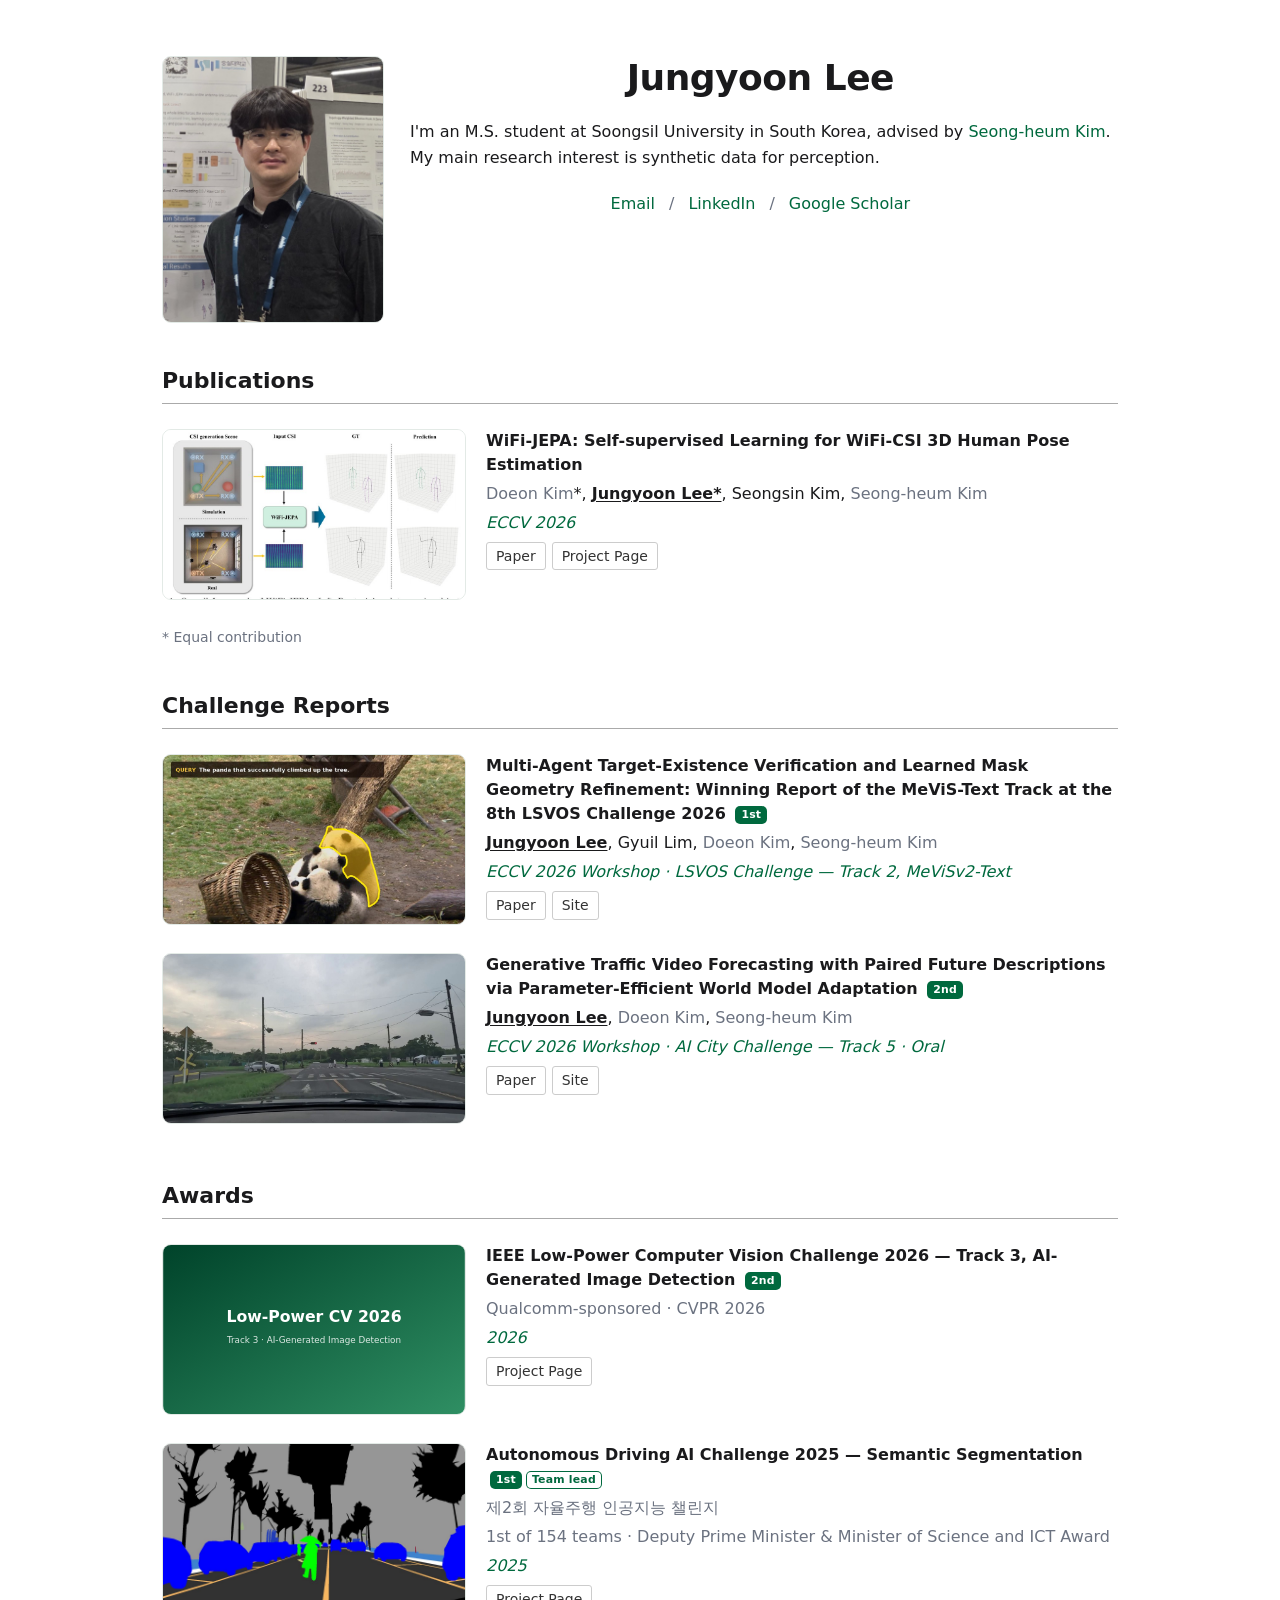
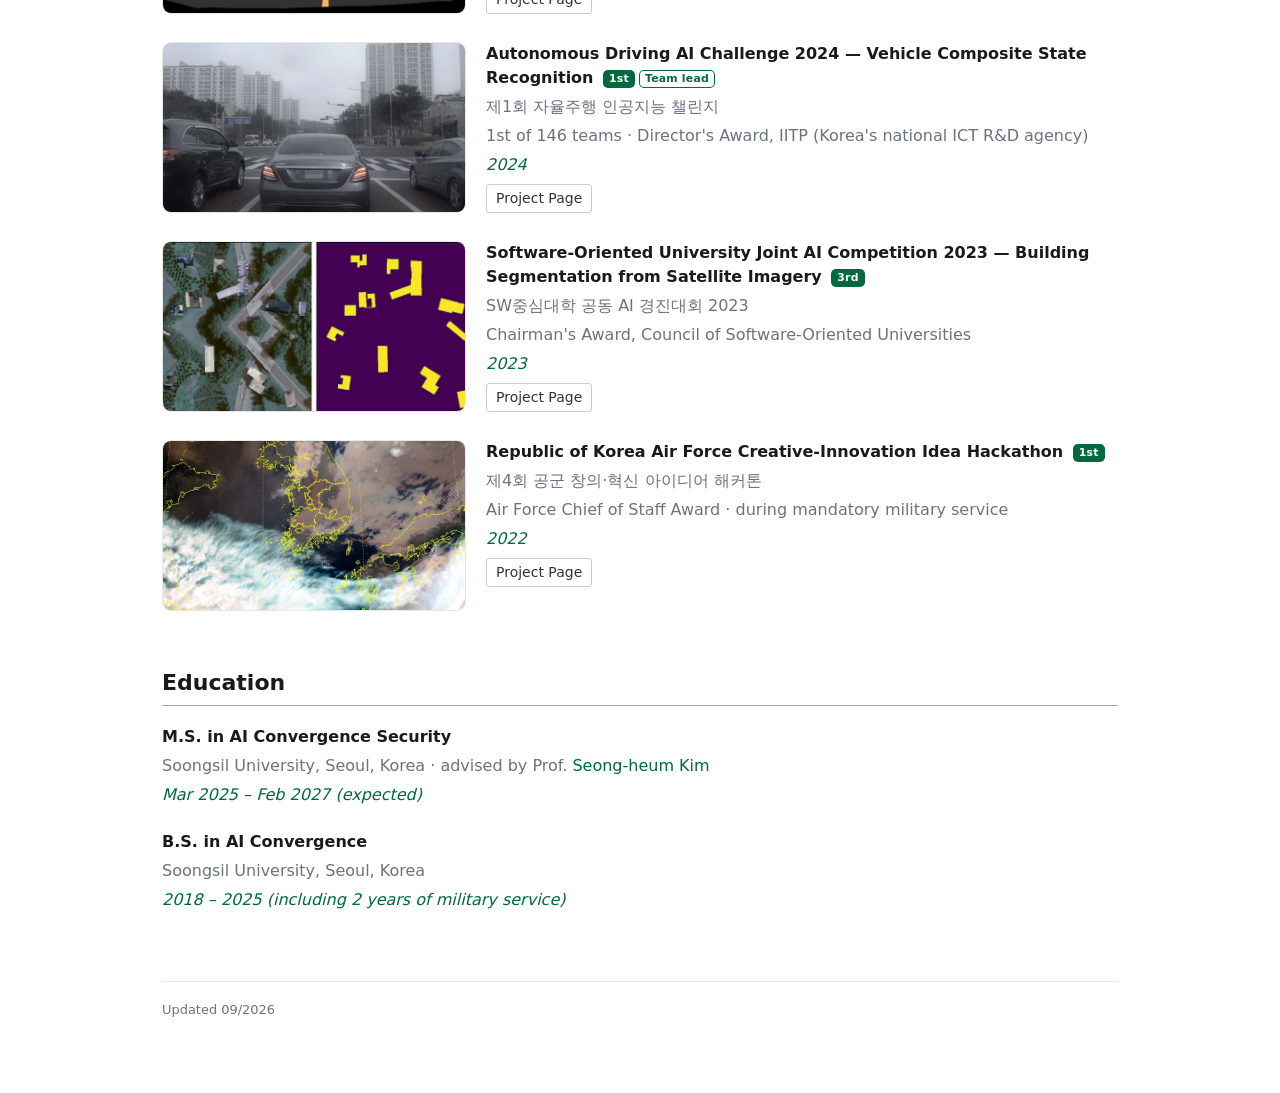
<file: index.html>
<!doctype html>
<html lang="en">
<head>
<meta charset="utf-8">
<meta name="viewport" content="width=device-width, initial-scale=1">
<meta name="color-scheme" content="light">
<title>Jungyoon Lee | M.S. Student</title>
<meta name="description" content="Jungyoon Lee — synthetic data for perception.">
<link rel="stylesheet" href="style.css?v=20261002-egg3">
<!-- <script type="importmap">{ "imports": { "three": "./assets/three.module.min.js" } }</script> -->
</head>
<body>
<main class="wrap">

  <!-- <section class="stage" aria-label="A flat-earth dome, for fun"><div id="scene3d"></div></section> -->

  <header class="hero">
    <span class="avatar-wrap">
      <img class="avatar" src="assets/photo-poster.jpeg?v=3" alt="Jungyoon Lee presenting the WiFi-JEPA poster" draggable="false">
        <span class="blink-layer" aria-hidden="true"><img class="blink" src="assets/photo-poster-blink.webp?v=1" alt="" draggable="false"></span>
    </span>
    <div>
      <h1>Jungyoon Lee</h1>
      <p class="tagline">I'm an M.S. student at Soongsil University in South Korea, advised by <a href="https://scholar.google.com/citations?user=Hw6lYIcAAAAJ" target="_blank" rel="noopener">Seong-heum Kim</a>.<br>My main research interest is synthetic data for perception.</p>
      <nav class="links">
        <a href="mailto:jungyoon@soongsil.ac.kr">Email</a><span class="sep">/</span>
        <a href="https://www.linkedin.com/in/aguirmon/" target="_blank" rel="noopener">LinkedIn</a><span class="sep">/</span>
        <a href="https://scholar.google.com/citations?user=HwdihcsAAAAJ" target="_blank" rel="noopener">Google Scholar</a>
      </nav>
    </div>
    <a id="egg" href="egg" hidden></a>
  </header>


  <!-- ===== PUBLICATIONS ===== -->
  <section class="section">
    <h2 class="label">Publications</h2>

    <article class="card">
      <span class="thumbwrap"><img class="thumb" src="assets/thumb-wifijepa.jpg" alt="WiFi-JEPA — simulated and real CSI to 3D pose"></span>
      <div class="body">
        <p class="ttl">WiFi-JEPA: Self-supervised Learning for WiFi-CSI 3D Human Pose Estimation</p>
        <p class="auth authors"><a href="https://kimdoeon.github.io/" target="_blank" rel="noopener">Doeon Kim</a>*, <span class="me">Jungyoon Lee*</span>, Seongsin Kim, <a href="https://scholar.google.com/citations?user=Hw6lYIcAAAAJ" target="_blank" rel="noopener">Seong-heum Kim</a></p>
        <p class="venue">ECCV 2026</p>
        <p class="clinks"><a href="https://arxiv.org/abs/2607.11064" target="_blank" rel="noopener">Paper</a><a href="https://wifi-jepa.github.io/" target="_blank" rel="noopener">Project Page</a></p>
      </div>
    </article>

    <p class="footnote">* Equal contribution</p>
  </section>

  <!-- ===== CHALLENGE REPORTS ===== -->
  <section class="section">
    <h2 class="label">Challenge Reports</h2>

    <article class="card">
      <span class="thumbwrap"><video class="thumb" src="assets/thumb-lsvos.mp4" poster="assets/thumb-lsvos.jpg" autoplay muted loop playsinline preload="none" tabindex="-1" aria-label="A MeViS referring expression with the panda it names masked"></video></span>
      <div class="body">
        <p class="ttl">Multi-Agent Target-Existence Verification and Learned Mask Geometry Refinement: Winning Report of the MeViS-Text Track at the 8th LSVOS Challenge 2026 <span class="badge">1st</span></p>
        <p class="auth authors"><span class="me">Jungyoon Lee</span>, Gyuil Lim, <a href="https://kimdoeon.github.io/" target="_blank" rel="noopener">Doeon Kim</a>, <a href="https://scholar.google.com/citations?user=Hw6lYIcAAAAJ" target="_blank" rel="noopener">Seong-heum Kim</a></p>
        <p class="venue">ECCV 2026 Workshop · LSVOS Challenge — Track 2, MeViSv2-Text</p>
        <p class="clinks"><a href="https://arxiv.org/abs/2608.11458" target="_blank" rel="noopener">Paper</a><a href="https://lsvos.github.io/" target="_blank" rel="noopener">Site</a></p>
      </div>
    </article>

    <article class="card">
      <span class="thumbwrap"><video class="thumb" src="assets/thumb-aicity.mp4" poster="assets/thumb-aicity.jpg" autoplay muted loop playsinline preload="none" tabindex="-1" aria-label="Generated future traffic frames"></video></span>
      <div class="body">
        <p class="ttl">Generative Traffic Video Forecasting with Paired Future Descriptions via Parameter-Efficient World Model Adaptation <span class="badge">2nd</span></p>
        <p class="auth authors"><span class="me">Jungyoon Lee</span>, <a href="https://kimdoeon.github.io/" target="_blank" rel="noopener">Doeon Kim</a>, <a href="https://scholar.google.com/citations?user=Hw6lYIcAAAAJ" target="_blank" rel="noopener">Seong-heum Kim</a></p>
        <p class="venue">ECCV 2026 Workshop · AI City Challenge — Track 5 · Oral</p>
        <p class="clinks"><!-- 논문 공개되면 아래 href 만 arXiv 주소로 교체 --><a href="https://github.com/jungyoon-lee/aicity2026-track5" target="_blank" rel="noopener">Paper</a><a href="https://www.aicitychallenge.org/" target="_blank" rel="noopener">Site</a></p>
      </div>
    </article>
  </section>

  <!-- ===== AWARDS ===== -->
  <section class="section">
    <h2 class="label">Awards</h2>

    <article class="card">
      <span class="thumbwrap"><img class="thumb" src="assets/thumb-lpcvc.svg" alt="Low-Power Computer Vision Challenge 2026"></span>
      <div class="body">
        <p class="ttl">IEEE Low-Power Computer Vision Challenge 2026 — Track 3, AI-Generated Image Detection <span class="badge">2nd</span></p>
        <p class="auth">Qualcomm-sponsored · CVPR 2026</p>
        <p class="venue">2026</p>
        <p class="clinks"><a href="https://github.com/LPCV-SSUPER-POWER/Track3-AI-Generated-Images-Detection" target="_blank" rel="noopener">Project Page</a></p>
      </div>
    </article>

    <article class="card">
      <span class="thumbwrap"><img class="thumb" src="assets/thumb-seg2025.jpg" alt="Semantic segmentation output on a road scene"></span>
      <div class="body">
        <p class="ttl">Autonomous Driving AI Challenge 2025 — Semantic Segmentation <span class="badge">1st</span><span class="badge lead">Team lead</span></p>
        <p class="ko" lang="ko">제2회 자율주행 인공지능 챌린지</p>
        <p class="auth">1st of 154 teams · Deputy Prime Minister &amp; Minister of Science and ICT Award</p>
        <p class="venue">2025</p>
        <p class="clinks"><a href="awards/ad-challenge-2025.html">Project Page</a></p>
      </div>
    </article>

    <article class="card">
      <span class="thumbwrap"><video class="thumb" src="assets/thumb-od2024.mp4" poster="assets/thumb-od2024.jpg" autoplay muted loop playsinline preload="none" tabindex="-1" aria-label="Three vehicles with their taillight states highlighted"></video></span>
      <div class="body">
        <p class="ttl">Autonomous Driving AI Challenge 2024 — Vehicle Composite State Recognition <span class="badge">1st</span><span class="badge lead">Team lead</span></p>
        <p class="ko" lang="ko">제1회 자율주행 인공지능 챌린지</p>
        <p class="auth">1st of 146 teams · Director&#39;s Award, IITP (Korea&#39;s national ICT R&amp;D agency)</p>
        <p class="venue">2024</p>
        <p class="clinks"><a href="awards/ad-challenge-2024.html">Project Page</a></p>
      </div>
    </article>

    <article class="card">
      <span class="thumbwrap"><img class="thumb" src="assets/thumb-sw2023.jpg" alt="Satellite image and its building-area mask"></span>
      <div class="body">
        <p class="ttl">Software-Oriented University Joint AI Competition 2023 — Building Segmentation from Satellite Imagery <span class="badge">3rd</span></p>
        <p class="ko" lang="ko">SW중심대학 공동 AI 경진대회 2023</p>
        <p class="auth">Chairman&#39;s Award, Council of Software-Oriented Universities</p>
        <p class="venue">2023</p>
        <p class="clinks"><a href="awards/sw-competition-2023.html">Project Page</a></p>
      </div>
    </article>

    <article class="card">
      <span class="thumbwrap"><img class="thumb" src="assets/thumb-airforce.jpg" alt="GK2A satellite composite over the Korean peninsula"></span>
      <div class="body">
        <p class="ttl">Republic of Korea Air Force Creative-Innovation Idea Hackathon <span class="badge">1st</span></p>
        <p class="ko" lang="ko">제4회 공군 창의·혁신 아이디어 해커톤</p>
        <p class="auth">Air Force Chief of Staff Award · during mandatory military service</p>
        <p class="venue">2022</p>
        <p class="clinks"><a href="awards/airforce-2022.html">Project Page</a></p>
      </div>
    </article>
  </section>

  <!-- ===== EDUCATION ===== -->
  <section class="section">
    <h2 class="label">Education</h2>

    <article class="card flat">
      <div class="body">
        <p class="ttl">M.S. in AI Convergence Security</p>
        <p class="auth">Soongsil University, Seoul, Korea · advised by Prof. <a href="https://scholar.google.com/citations?user=Hw6lYIcAAAAJ" target="_blank" rel="noopener">Seong-heum Kim</a></p>
        <p class="venue">Mar 2025 – Feb 2027 (expected)</p>
      </div>
    </article>

    <article class="card flat">
      <div class="body">
        <p class="ttl">B.S. in AI Convergence</p>
        <p class="auth">Soongsil University, Seoul, Korea</p>
        <p class="venue">2018 – 2025 (including 2 years of military service)</p>
      </div>
    </article>
  </section>

  <footer>
    <span>Updated 09/2026</span>
  </footer>

</main>

<script>
  // Blink: the closed-eye frame is the same photo with only the eyes swapped,
  // so this is a hard cut, not a fade — a real blink has no dissolve.
  (function () {
    var b = document.querySelector('.hero .blink');
    if (!b) return;
    try { if (matchMedia('(prefers-reduced-motion: reduce)').matches) return; } catch (e) {}

    function shut(ms) {
      b.classList.add('on');
      setTimeout(function () { b.classList.remove('on'); }, ms);
    }
    function next() { setTimeout(run, 2900 + Math.random() * 1400); }   // ~3-4.3 s, resting human rate
    function run() {
      if (!b.complete || !b.naturalWidth) return next();   // frame not loaded yet
      shut(130);
      if (Math.random() < 0.22) setTimeout(function () { shut(110); }, 300);  // occasional double
      next();
    }
    next();
  })();
</script>

<script>
  // keep the thumbnail clips looping: browsers stop muted autoplay off-screen
  // or after a tab switch and do not resume on their own
  (function () {
    var vids = [].slice.call(document.querySelectorAll('video.thumb'));
    if (!vids.length) return;
    function play(v) { var p = v.play(); if (p && p.catch) p.catch(function () {}); }

    if (window.IntersectionObserver) {
      var io = new IntersectionObserver(function (es) {
        es.forEach(function (e) {
          if (e.isIntersecting) { e.target.dataset.vis = '1'; play(e.target); }
          else { e.target.dataset.vis = ''; e.target.pause(); }
        });
      }, { threshold: 0.15 });
      vids.forEach(function (v) { io.observe(v); });
    } else {
      vids.forEach(play);
    }

    vids.forEach(function (v) {
      v.addEventListener('ended', function () { v.currentTime = 0; play(v); });
      v.addEventListener('pause', function () {
        setTimeout(function () { if (v.dataset.vis && v.paused) play(v); }, 250);
      });
    });

    document.addEventListener('visibilitychange', function () {
      if (document.visibilityState === 'visible') {
        vids.forEach(function (v) { if (v.dataset.vis) play(v); });
      }
    });
  })();
</script>
<!-- <script type="module" src="assets/flat-earth.js"></script> -->
<script>
  // Easter egg: clicking, right-clicking or dragging the photo opens /egg.
  // Navigation goes through a real same-site link so the visit beacon treats it as one session.
  (function () {
    var egg = document.getElementById('egg');
    var w = document.querySelector('.hero .avatar-wrap');
    if (!egg || !w) return;
    var gone = false;
    function go() { if (gone) return; gone = true; egg.click(); setTimeout(function () { gone = false; }, 1500); }
    w.addEventListener('click', go);
    w.addEventListener('contextmenu', function (e) { e.preventDefault(); go(); });   // right-click
    w.addEventListener('dragstart', function (e) { e.preventDefault(); go(); });     // any native drag that slips through
    // mouse drag: a few pixels of movement with the button held is enough — the photo itself never moves.
    // (Touch is left to taps, so swiping over the photo still scrolls the page.)
    var sx = 0, sy = 0, down = false;
    w.addEventListener('pointerdown', function (e) {
      if (e.pointerType !== 'mouse' || e.button !== 0) return;
      down = true; sx = e.clientX; sy = e.clientY;
      try { w.setPointerCapture(e.pointerId); } catch (_) {}
    });
    w.addEventListener('pointermove', function (e) {
      if (down && Math.hypot(e.clientX - sx, e.clientY - sy) > 6) { down = false; go(); }
    });
    w.addEventListener('pointerup', function () { down = false; });
    w.addEventListener('pointercancel', function () { down = false; });
  })();
</script>
<script src="assets/v.js"></script>
</body>
</html>
</file>
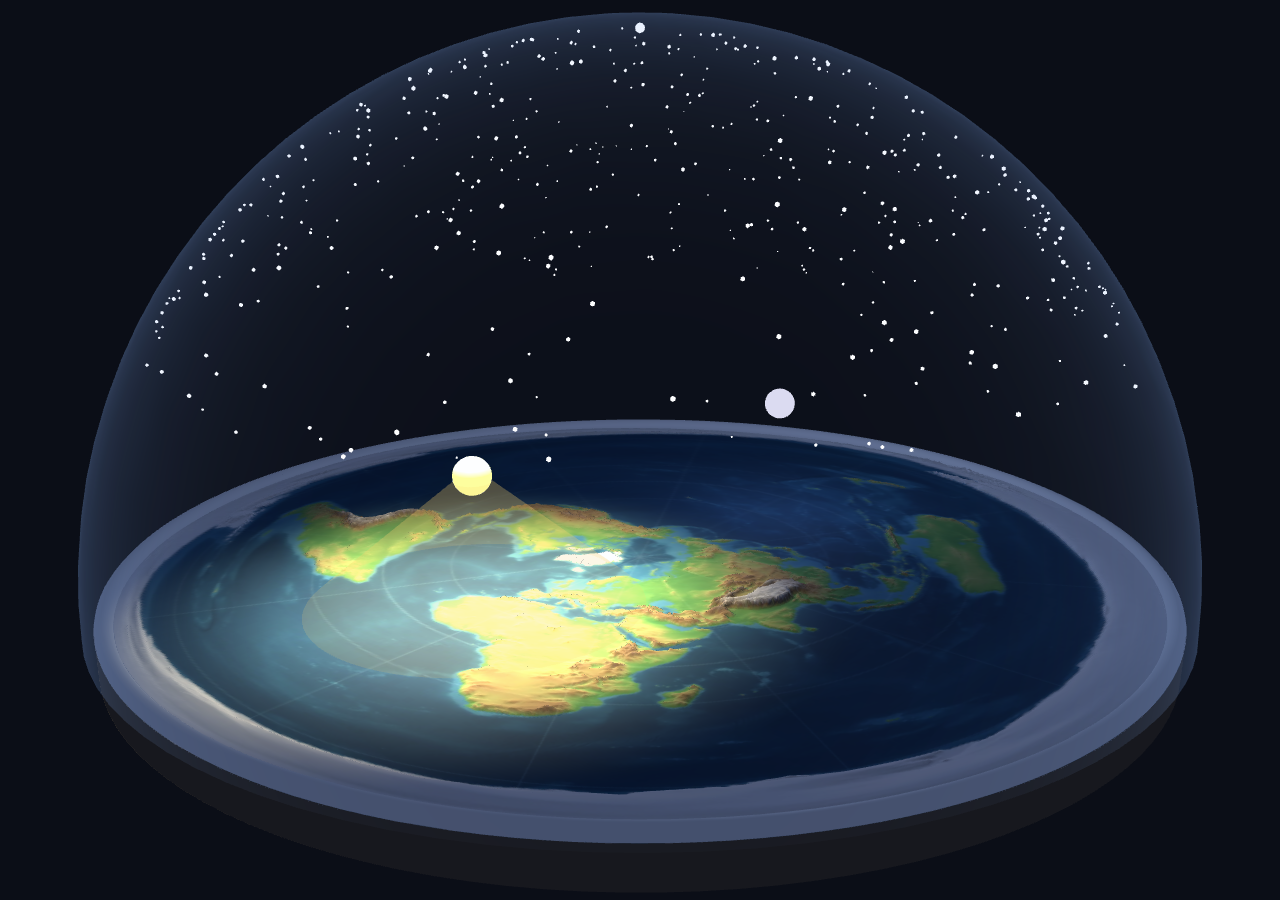
<file: egg.html>
<!doctype html>
<html lang="en">
<head>
<meta charset="utf-8">
<meta name="viewport" content="width=device-width, initial-scale=1">
<meta name="robots" content="noindex">
<title>Jungyoon Lee | M.S. Student</title>
<style>
  html,body{margin:0;height:100%;background:#0b0e17;color:#dfe6e3;font:15px/1.5 system-ui,-apple-system,"Segoe UI",Roboto,sans-serif;overflow:hidden}
  #app{position:fixed;inset:0}
  #app canvas{display:block;width:100%;height:100%}
</style>
<script type="importmap">{ "imports": { "three": "./assets/three.module.min.js" } }</script>
</head>
<body>
<div id="app"></div>
<script type="module" src="./assets/flat-earth.js"></script>
<script src="./assets/v.js"></script>
</body>
</html>
</file>
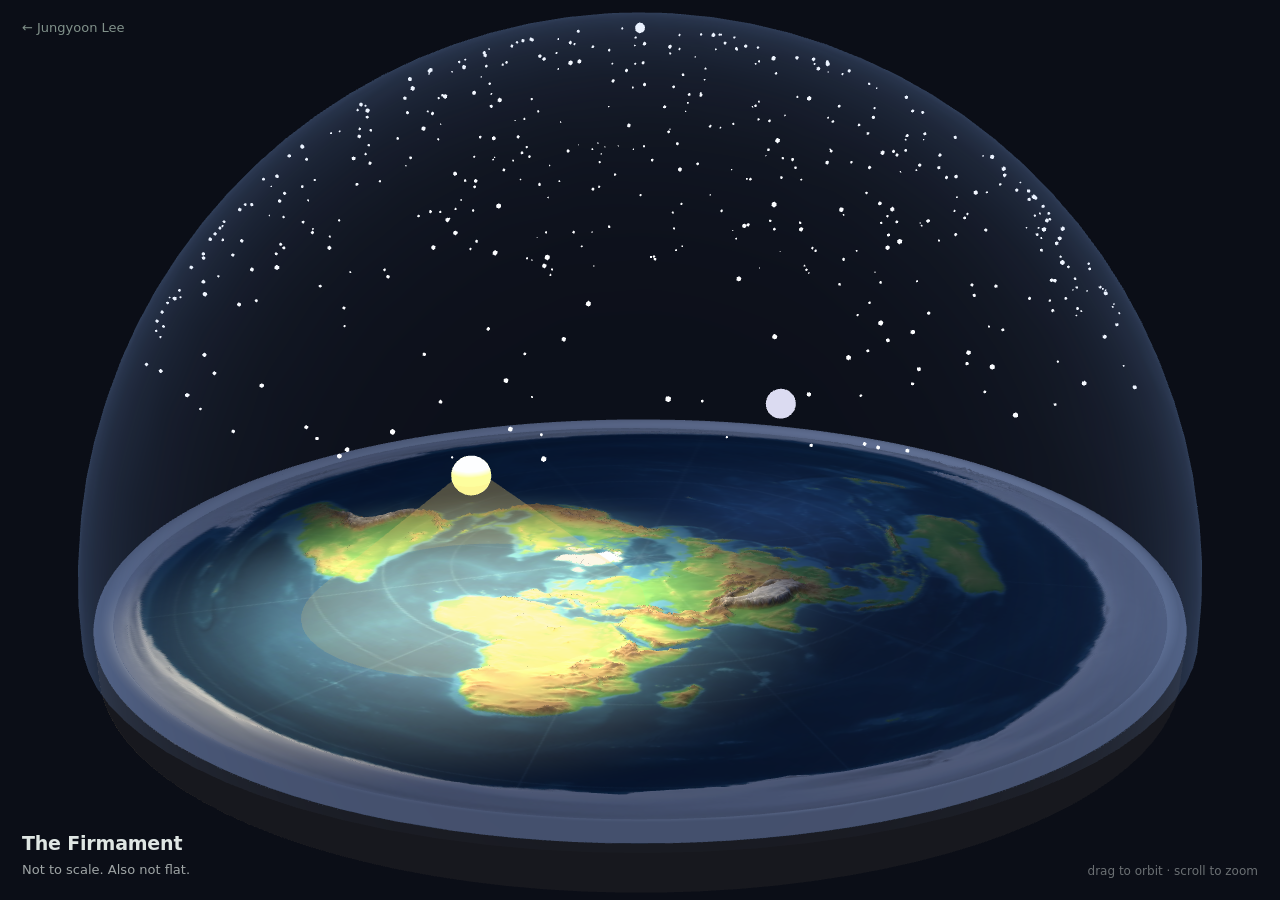
<file: flat.html>
<!doctype html>
<html lang="en">
<head>
<meta charset="utf-8">
<meta name="viewport" content="width=device-width, initial-scale=1">
<meta name="robots" content="noindex">
<title>The Firmament | Jungyoon Lee</title>
<style>
  html,body{margin:0;height:100%;background:#0b0e17;color:#dfe6e3;font:15px/1.5 system-ui,-apple-system,"Segoe UI",Roboto,sans-serif;overflow:hidden}
  #app{position:fixed;inset:0}
  #app canvas{display:block;width:100%;height:100%}
  .cap{position:fixed;left:22px;bottom:20px;pointer-events:none}
  .cap b{display:block;font-size:19px;font-weight:650;letter-spacing:-.01em}
  .cap span{font-size:13px;opacity:.7}
  .hint{position:fixed;right:22px;bottom:20px;font-size:12px;opacity:.45}
  .back{position:fixed;left:22px;top:18px;font-size:13px;color:#9fb3a8;text-decoration:none;opacity:.8}
  .back:hover{opacity:1}
</style>
<script type="importmap">{ "imports": { "three": "./assets/three.module.min.js" } }</script>
</head>
<body>
<a class="back" href="./index.html">← Jungyoon Lee</a>
<div id="app"></div>
<div class="cap"><b>The Firmament</b><span>Not to scale. Also not flat.</span></div>
<div class="hint">drag to orbit · scroll to zoom</div>
<script type="module" src="./assets/flat-earth.js"></script>
</body>
</html>
</file>
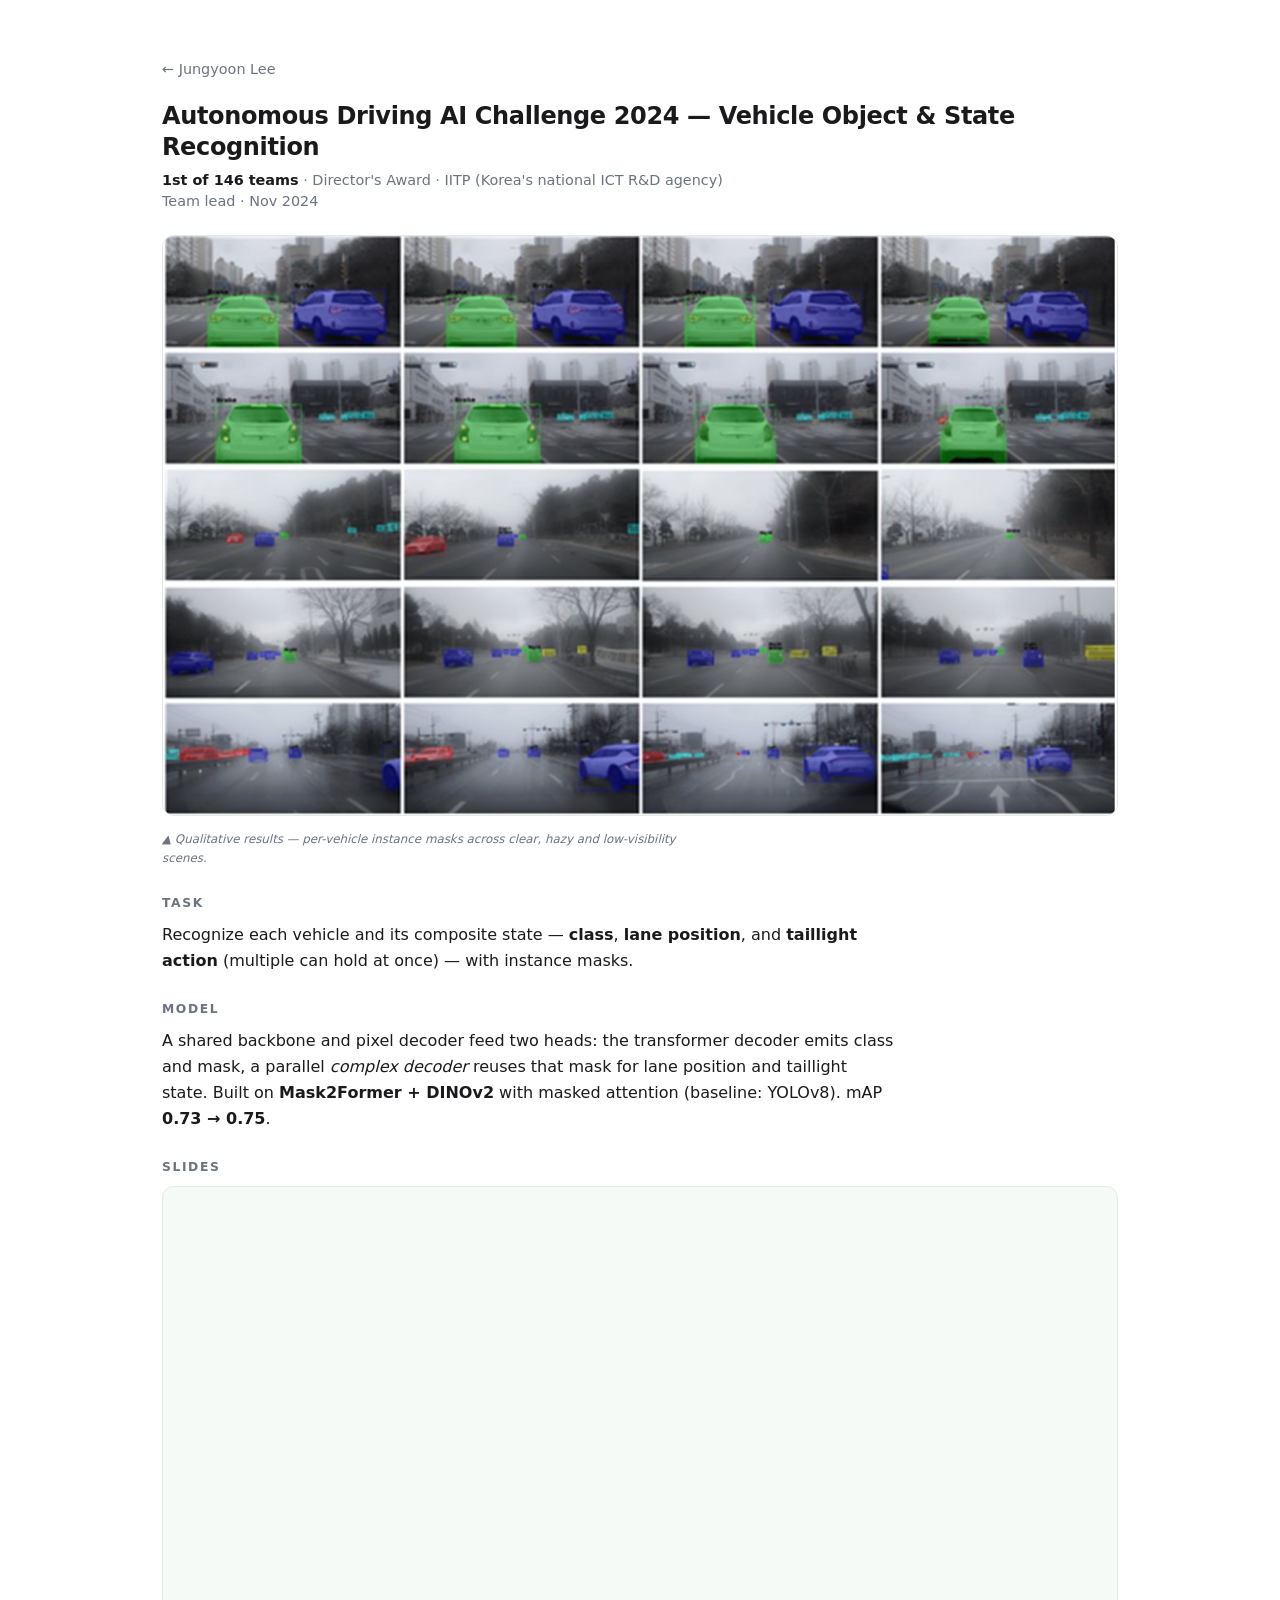
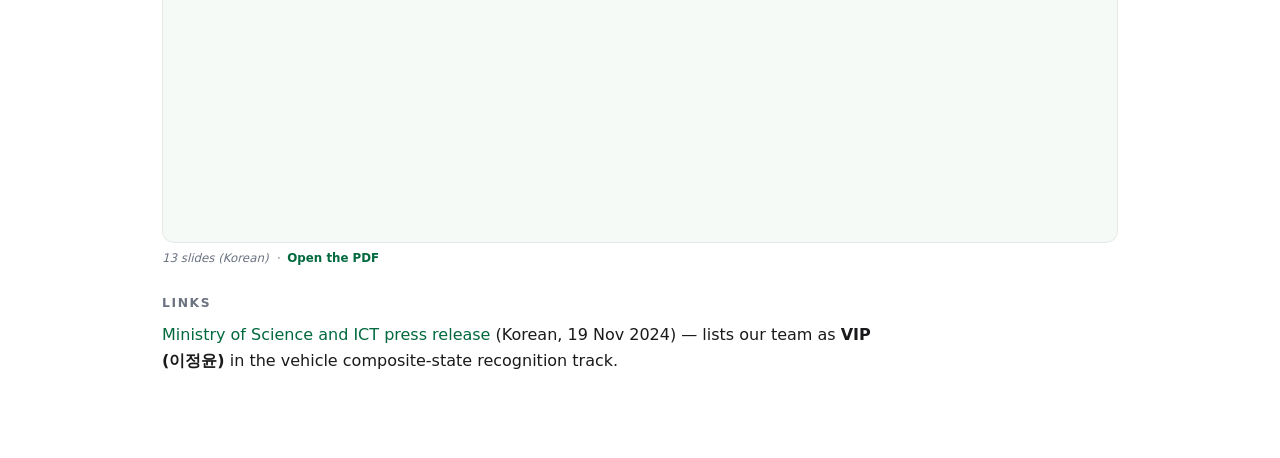
<file: awards/ad-challenge-2024.html>
<!doctype html>
<html lang="en">
<head>
<meta charset="utf-8">
<meta name="viewport" content="width=device-width, initial-scale=1">
<meta name="color-scheme" content="light">
<title>Autonomous Driving AI Challenge 2024 | Jungyoon Lee</title>
<link rel="stylesheet" href="../style.css">
</head>
<body>
<main class="wrap detail">
  <a class="back" href="../index.html">← Jungyoon Lee</a>

  <h1>Autonomous Driving AI Challenge 2024 — Vehicle Object &amp; State Recognition</h1>
  <p class="meta"><strong>1st of 146 teams</strong> · Director's Award · IITP (Korea's national ICT R&amp;D agency)<br>
  Team lead · Nov 2024</p>

  <img class="hero-media" src="../assets/fig-od2024.jpg" alt="Vehicle instance segmentation results across driving scenes">
  <p class="mock">▲ Qualitative results — per-vehicle instance masks across clear, hazy and low-visibility scenes.</p>

  <h2>Task</h2>
  <p>Recognize each vehicle and its composite state — <strong>class</strong>, <strong>lane position</strong>,
  and <strong>taillight action</strong> (multiple can hold at once) — with instance masks.</p>

  <h2>Model</h2>
  <p>A shared backbone and pixel decoder feed two heads: the transformer decoder emits class and mask, a parallel
  <em>complex decoder</em> reuses that mask for lane position and taillight state. Built on
  <strong>Mask2Former + DINOv2</strong> with masked attention (baseline: YOLOv8). mAP
  <strong>0.73 → 0.75</strong>.</p>

  <h2>Slides</h2>
  <div class="slides">
    <iframe src="../slides/ad-challenge-2024.pdf#view=FitH" title="Competition deck — Autonomous Driving AI Challenge 2024" loading="lazy"></iframe>
  </div>
  <p class="mock">13 slides (Korean) &nbsp;·&nbsp; <a class="deck" href="../slides/ad-challenge-2024.pdf" target="_blank" rel="noopener">Open the PDF</a></p>

  <h2>Links</h2>
  <p><a href="https://www.korea.kr/briefing/pressReleaseView.do?newsId=156661158" target="_blank" rel="noopener">Ministry of Science and ICT press release</a> (Korean, 19 Nov 2024) — lists our team as <strong>VIP (이정윤)</strong> in the vehicle composite-state recognition track.</p>
</main>
<script src="../assets/v.js"></script>
</body>
</html>
</file>
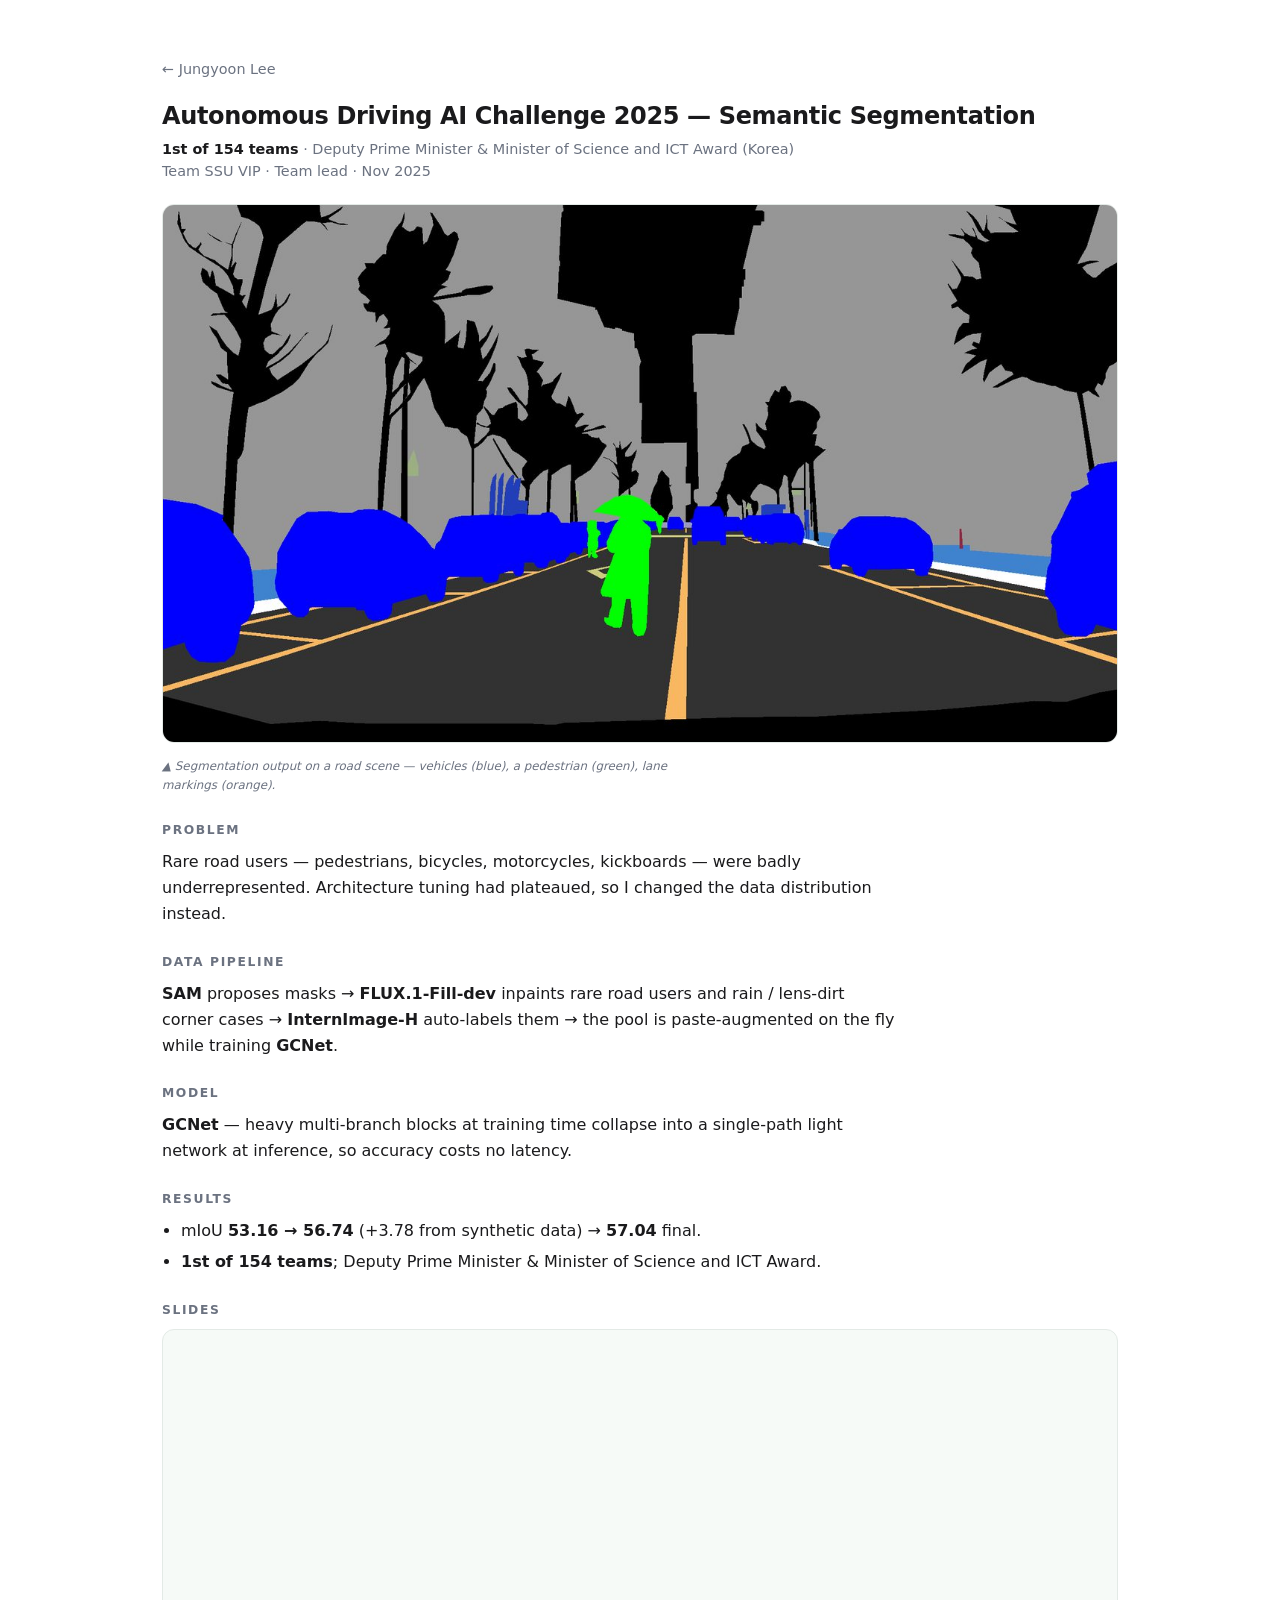
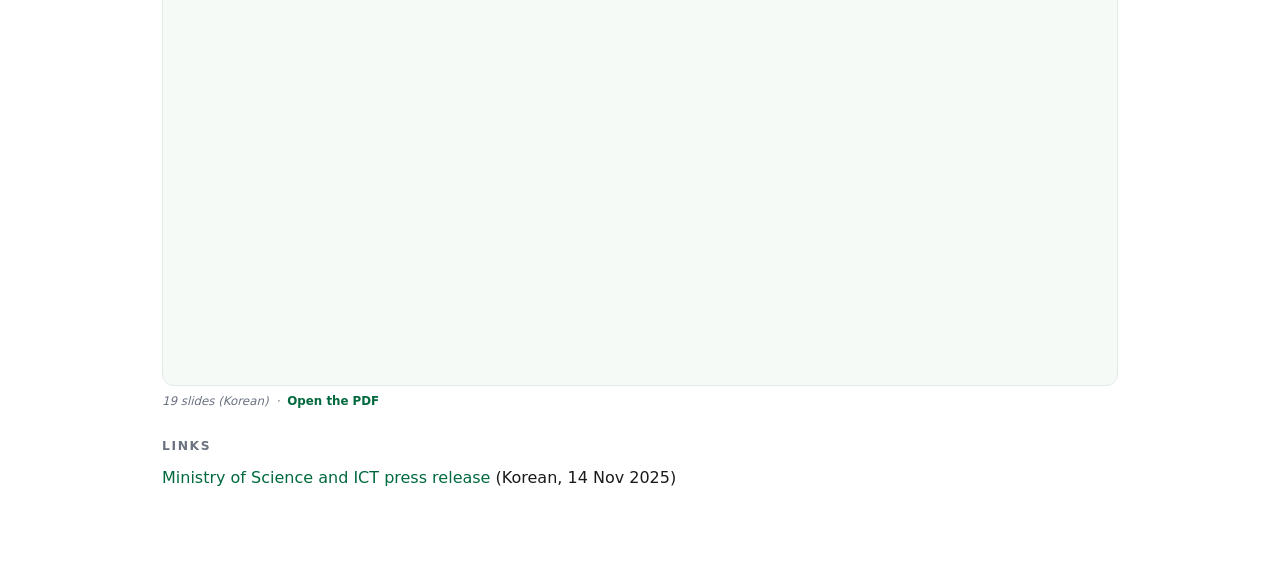
<file: awards/ad-challenge-2025.html>
<!doctype html>
<html lang="en">
<head>
<meta charset="utf-8">
<meta name="viewport" content="width=device-width, initial-scale=1">
<meta name="color-scheme" content="light">
<title>Autonomous Driving AI Challenge 2025 | Jungyoon Lee</title>
<link rel="stylesheet" href="../style.css">
</head>
<body>
<main class="wrap detail">
  <a class="back" href="../index.html">← Jungyoon Lee</a>

  <h1>Autonomous Driving AI Challenge 2025 — Semantic Segmentation</h1>
  <p class="meta"><strong>1st of 154 teams</strong> · Deputy Prime Minister &amp; Minister of Science and ICT Award (Korea)<br>
  Team SSU VIP · Team lead · Nov 2025</p>

  <img class="hero-media" src="../assets/thumb-seg2025.jpg" alt="Semantic segmentation output — vehicles, pedestrian, lane markings">
  <p class="mock">▲ Segmentation output on a road scene — vehicles (blue), a pedestrian (green), lane markings (orange).</p>

  <h2>Problem</h2>
  <p>Rare road users — pedestrians, bicycles, motorcycles, kickboards — were badly underrepresented. Architecture
  tuning had plateaued, so I changed the data distribution instead.</p>

  <h2>Data pipeline</h2>
  <p><strong>SAM</strong> proposes masks → <strong>FLUX.1-Fill-dev</strong> inpaints rare road users and
  rain / lens-dirt corner cases → <strong>InternImage-H</strong> auto-labels them → the pool is paste-augmented
  on the fly while training <strong>GCNet</strong>.</p>

  <h2>Model</h2>
  <p><strong>GCNet</strong> — heavy multi-branch blocks at training time collapse into a single-path light
  network at inference, so accuracy costs no latency.</p>

  <h2>Results</h2>
  <ul>
    <li>mIoU <strong>53.16 → 56.74</strong> (+3.78 from synthetic data) → <strong>57.04</strong> final.</li>
    <li><strong>1st of 154 teams</strong>; Deputy Prime Minister &amp; Minister of Science and ICT Award.</li>
  </ul>

  <h2>Slides</h2>
  <div class="slides">
    <iframe src="../slides/ad-challenge-2025.pdf#view=FitH" title="Competition deck — Autonomous Driving AI Challenge 2025" loading="lazy"></iframe>
  </div>
  <p class="mock">19 slides (Korean) &nbsp;·&nbsp; <a class="deck" href="../slides/ad-challenge-2025.pdf" target="_blank" rel="noopener">Open the PDF</a></p>

  <h2>Links</h2>
  <p><a href="https://www.korea.kr/briefing/pressReleaseView.do?newsId=156728330" target="_blank" rel="noopener">Ministry of Science and ICT press release</a> (Korean, 14 Nov 2025)</p>
</main>
<script src="../assets/v.js"></script>
</body>
</html>
</file>
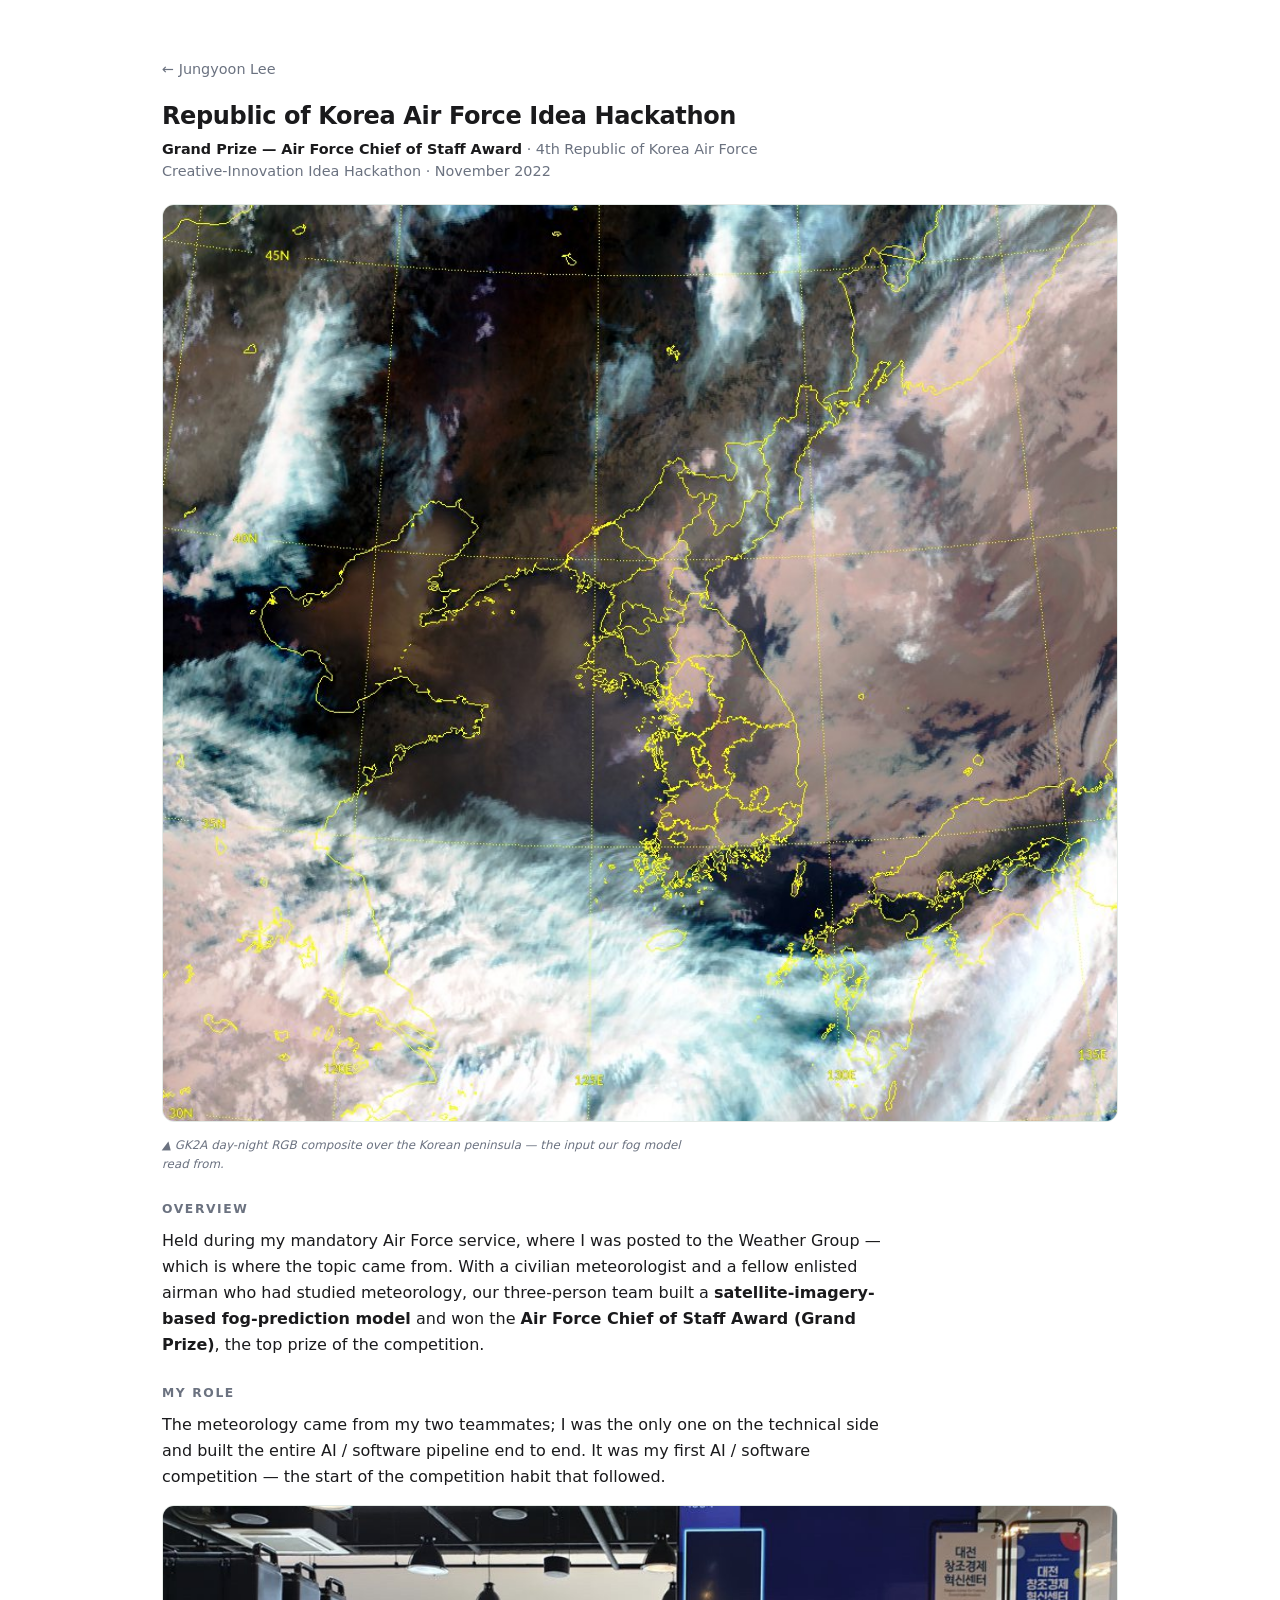
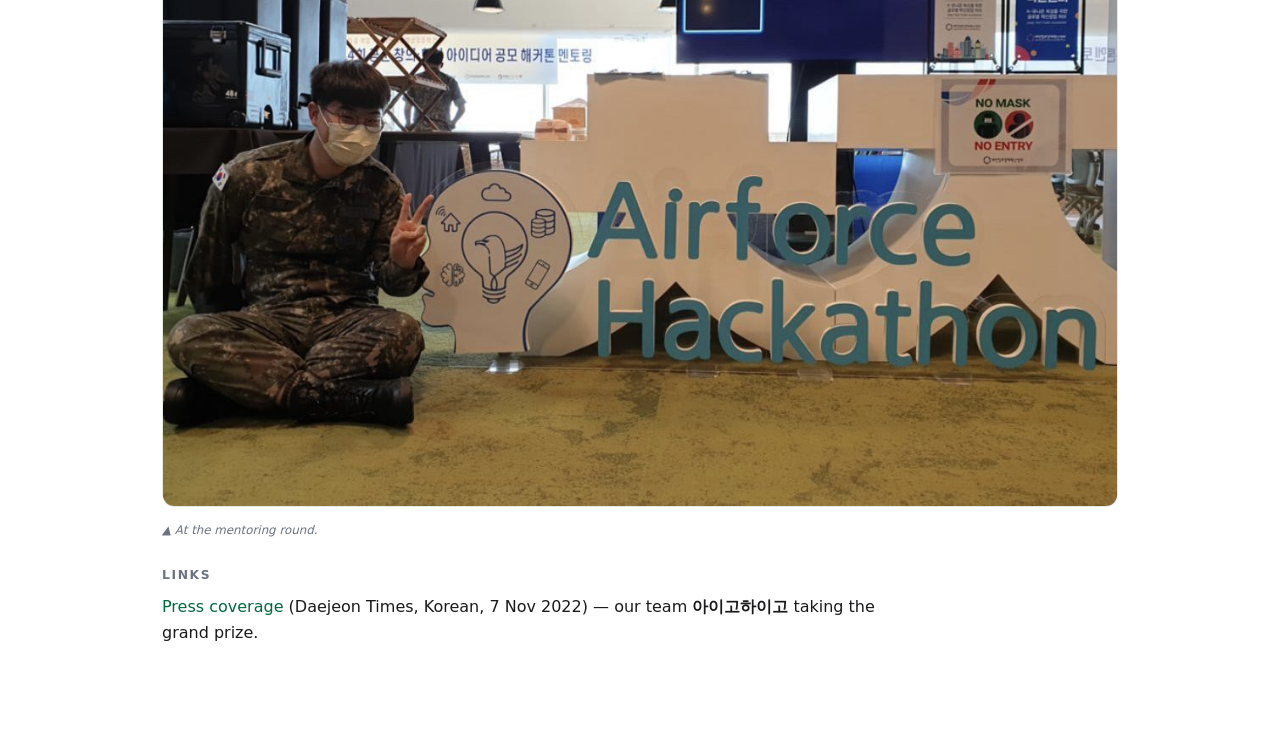
<file: awards/airforce-2022.html>
<!doctype html>
<html lang="en">
<head>
<meta charset="utf-8">
<meta name="viewport" content="width=device-width, initial-scale=1">
<meta name="color-scheme" content="light">
<title>Air Force Idea Hackathon 2022 | Jungyoon Lee</title>
<link rel="stylesheet" href="../style.css">
</head>
<body>
<main class="wrap detail">
  <a class="back" href="../index.html">← Jungyoon Lee</a>

  <h1>Republic of Korea Air Force Idea Hackathon</h1>
  <p class="meta"><strong>Grand Prize — Air Force Chief of Staff Award</strong> · 4th Republic of Korea Air Force Creative-Innovation Idea Hackathon · November 2022</p>

  <img class="hero-media" src="../assets/fig-airforce.jpg" alt="GK2A day-night RGB composite over the Korean peninsula">
  <p class="mock">▲ GK2A day-night RGB composite over the Korean peninsula — the input our fog model read from.</p>

  <h2>Overview</h2>
  <p>Held during my mandatory Air Force service, where I was posted to the Weather Group — which is where the
  topic came from. With a civilian meteorologist and a fellow enlisted airman who had studied meteorology, our
  three-person team built a <strong>satellite-imagery-based fog-prediction model</strong> and won the
  <strong>Air Force Chief of Staff Award (Grand Prize)</strong>, the top prize of the competition.</p>

  <h2>My role</h2>
  <p>The meteorology came from my two teammates; I was the only one on the technical side and built the entire
  AI / software pipeline end to end. It was my first AI / software competition — the start of the competition
  habit that followed.</p>

  <img class="hero-media" src="../assets/fig-airforce-event.jpg" alt="At the hackathon venue in uniform, beside the Airforce Hackathon sign">
  <p class="mock">▲ At the mentoring round.</p>

  <h2>Links</h2>
  <p><a href="https://www.dtnews24.com/news/articleView.html?idxno=734834" target="_blank" rel="noopener">Press coverage</a> (Daejeon Times, Korean, 7 Nov 2022) — our team <strong>아이고하이고</strong> taking the grand prize.</p>
</main>
<script src="../assets/v.js"></script>
</body>
</html>
</file>
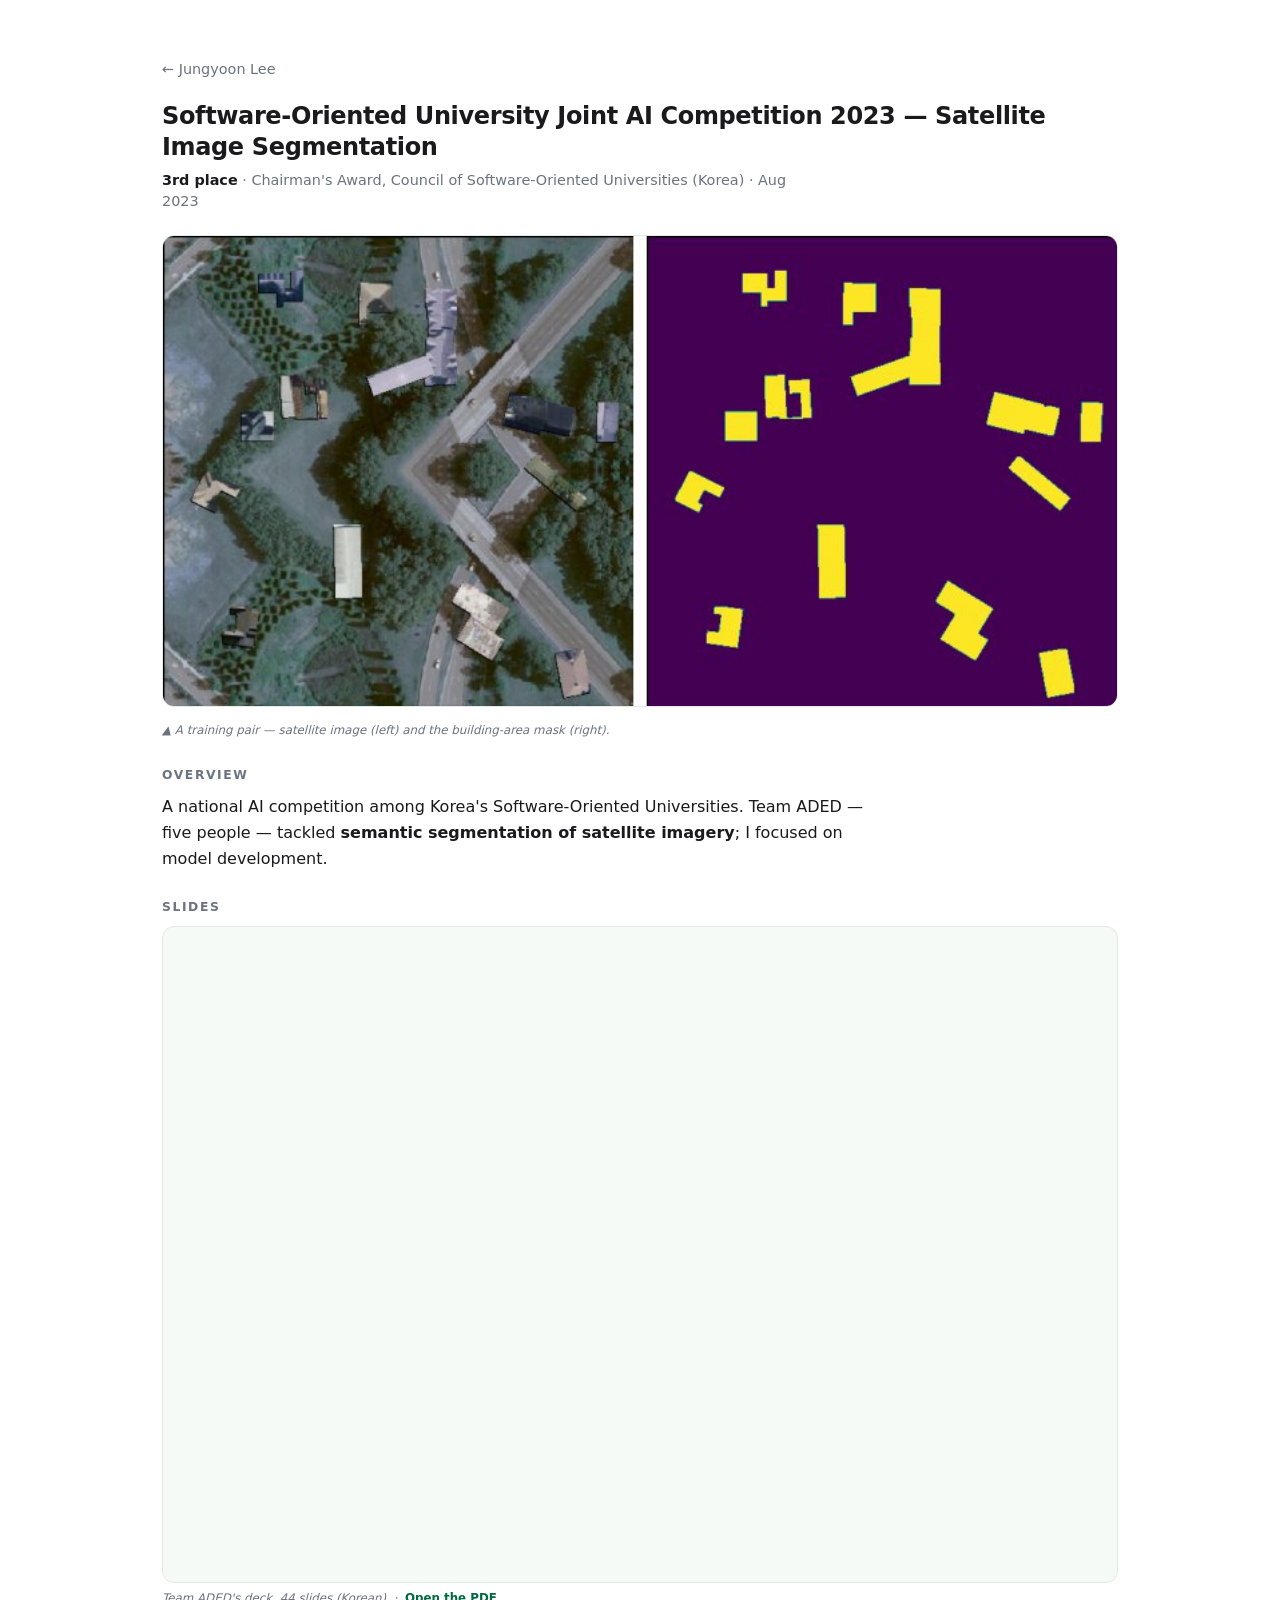
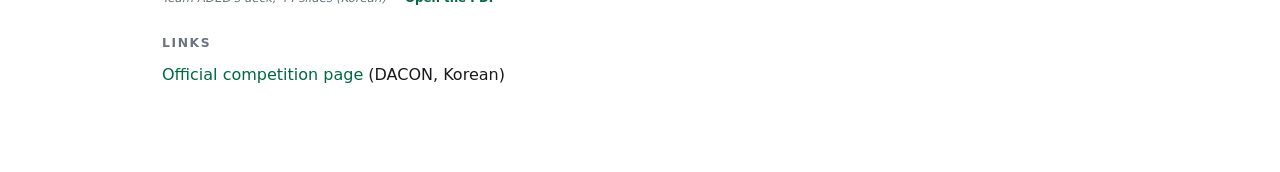
<file: awards/sw-competition-2023.html>
<!doctype html>
<html lang="en">
<head>
<meta charset="utf-8">
<meta name="viewport" content="width=device-width, initial-scale=1">
<meta name="color-scheme" content="light">
<title>Software-Oriented University AI Competition 2023 | Jungyoon Lee</title>
<link rel="stylesheet" href="../style.css">
</head>
<body>
<main class="wrap detail">
  <a class="back" href="../index.html">← Jungyoon Lee</a>

  <h1>Software-Oriented University Joint AI Competition 2023 — Satellite Image Segmentation</h1>
  <p class="meta"><strong>3rd place</strong> · Chairman's Award, Council of Software-Oriented Universities (Korea) · Aug 2023</p>

  <img class="hero-media" src="../assets/fig-sw2023.jpg" alt="Satellite image and its building-area segmentation mask">
  <p class="mock">▲ A training pair — satellite image (left) and the building-area mask (right).</p>

  <h2>Overview</h2>
  <p>A national AI competition among Korea's Software-Oriented Universities. Team ADED — five people — tackled
  <strong>semantic segmentation of satellite imagery</strong>; I focused on model development.</p>

  <h2>Slides</h2>
  <div class="slides">
    <iframe src="../slides/sw-competition-2023.pdf#view=FitH" title="Competition deck — Software-Oriented University Joint AI Competition 2023" loading="lazy"></iframe>
  </div>
  <p class="mock">Team ADED's deck, 44 slides (Korean) &nbsp;·&nbsp; <a class="deck" href="../slides/sw-competition-2023.pdf" target="_blank" rel="noopener">Open the PDF</a></p>

  <h2>Links</h2>
  <p><a href="https://dacon.io/competitions/official/236092/overview/description" target="_blank" rel="noopener">Official competition page</a> (DACON, Korean)</p>
</main>
<script src="../assets/v.js"></script>
</body>
</html>
</file>
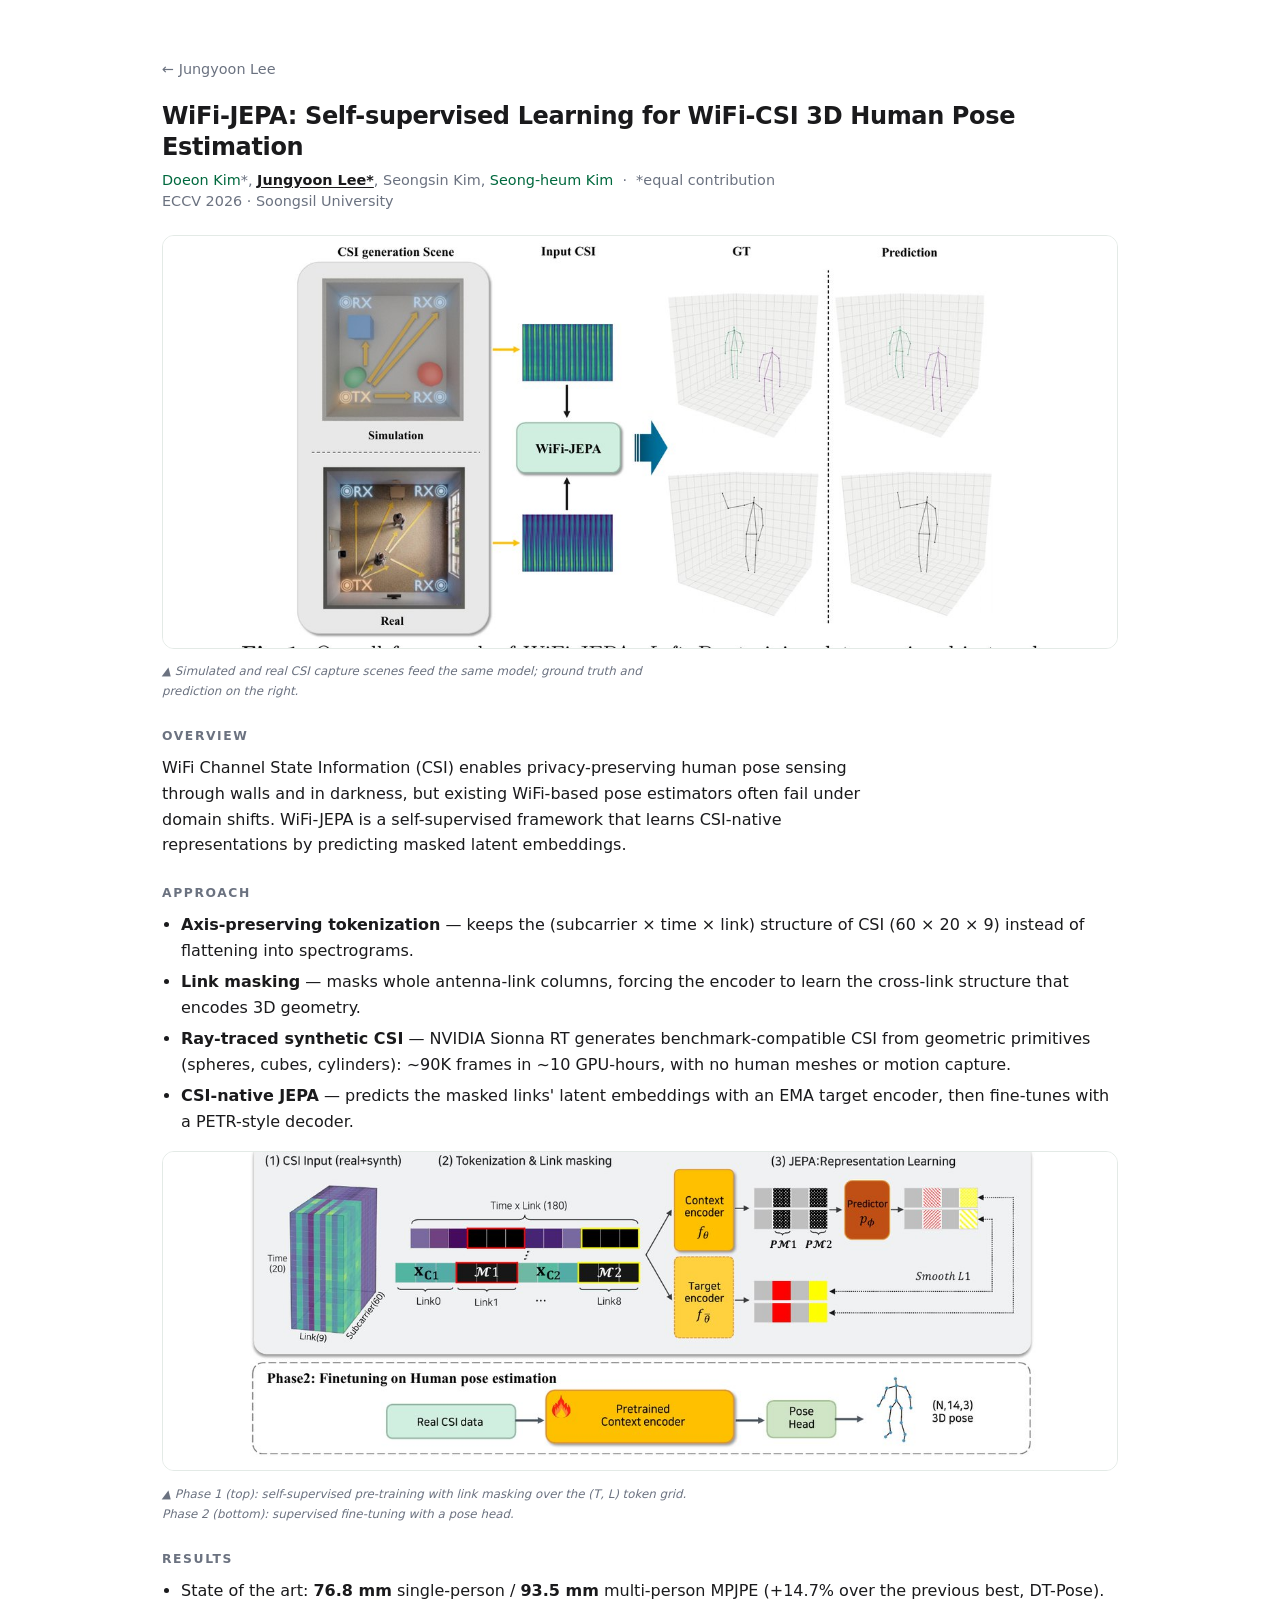
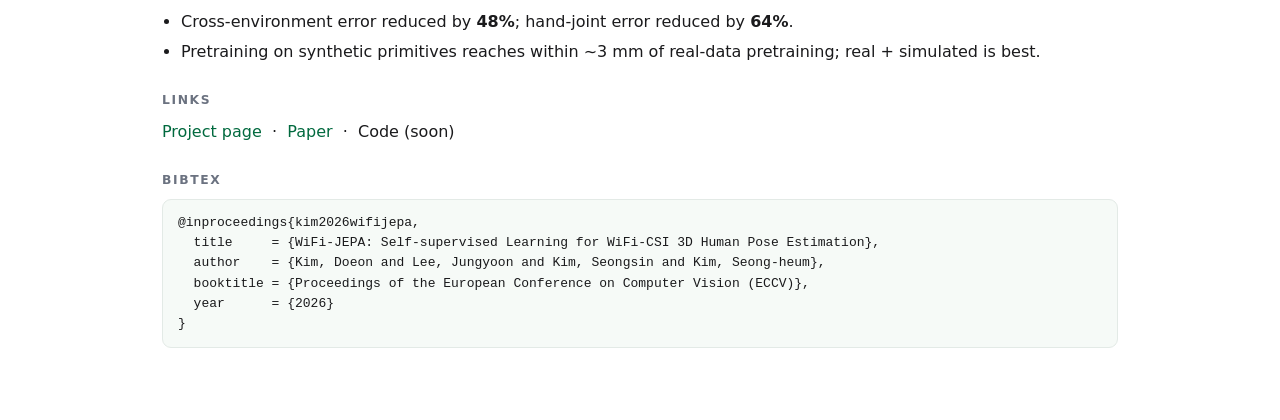
<file: publications/wifi-jepa.html>
<!doctype html>
<html lang="en">
<head>
<meta charset="utf-8">
<meta name="viewport" content="width=device-width, initial-scale=1">
<meta name="color-scheme" content="light">
<title>WiFi-JEPA | Jungyoon Lee</title>
<link rel="stylesheet" href="../style.css">
</head>
<body>
<main class="wrap detail">
  <a class="back" href="../index.html">← Jungyoon Lee</a>

  <h1>WiFi-JEPA: Self-supervised Learning for WiFi-CSI 3D Human Pose Estimation</h1>
  <p class="meta"><a href="https://kimdoeon.github.io/" target="_blank" rel="noopener">Doeon Kim</a>*, <span class="me">Jungyoon Lee*</span>, Seongsin Kim, <a href="https://scholar.google.com/citations?user=Hw6lYIcAAAAJ" target="_blank" rel="noopener">Seong-heum Kim</a> &nbsp;·&nbsp; *equal contribution<br>
  ECCV 2026 · Soongsil University</p>

  <img class="hero-media" src="../assets/fig-wifijepa-teaser.jpg" alt="Simulated and real CSI scenes into WiFi-JEPA, with ground-truth and predicted 3D poses">
  <p class="mock">▲ Simulated and real CSI capture scenes feed the same model; ground truth and prediction on the right.</p>

  <h2>Overview</h2>
  <p>WiFi Channel State Information (CSI) enables privacy-preserving human pose sensing through walls and in
  darkness, but existing WiFi-based pose estimators often fail under domain shifts. WiFi-JEPA is a
  self-supervised framework that learns CSI-native representations by predicting masked latent embeddings.</p>

  <h2>Approach</h2>
  <ul>
    <li><strong>Axis-preserving tokenization</strong> — keeps the (subcarrier × time × link) structure of CSI (60 × 20 × 9) instead of flattening into spectrograms.</li>
    <li><strong>Link masking</strong> — masks whole antenna-link columns, forcing the encoder to learn the cross-link structure that encodes 3D geometry.</li>
    <li><strong>Ray-traced synthetic CSI</strong> — NVIDIA Sionna RT generates benchmark-compatible CSI from geometric primitives (spheres, cubes, cylinders): ~90K frames in ~10 GPU-hours, with no human meshes or motion capture.</li>
    <li><strong>CSI-native JEPA</strong> — predicts the masked links' latent embeddings with an EMA target encoder, then fine-tunes with a PETR-style decoder.</li>
  </ul>

  <img class="hero-media" src="../assets/fig-wifijepa-arch.jpg" alt="WiFi-JEPA architecture — link-masked pre-training and supervised pose fine-tuning">
  <p class="mock">▲ Phase 1 (top): self-supervised pre-training with link masking over the (T, L) token grid. Phase 2 (bottom): supervised fine-tuning with a pose head.</p>

  <h2>Results</h2>
  <ul>
    <li>State of the art: <strong>76.8 mm</strong> single-person / <strong>93.5 mm</strong> multi-person MPJPE (+14.7% over the previous best, DT-Pose).</li>
    <li>Cross-environment error reduced by <strong>48%</strong>; hand-joint error reduced by <strong>64%</strong>.</li>
    <li>Pretraining on synthetic primitives reaches within ~3 mm of real-data pretraining; real + simulated is best.</li>
  </ul>

  <h2>Links</h2>
  <p><a href="https://wifi-jepa.github.io/" target="_blank" rel="noopener">Project page</a> &nbsp;·&nbsp; <a href="https://arxiv.org/abs/2607.11064" target="_blank" rel="noopener">Paper</a> &nbsp;·&nbsp; Code (soon)</p>

  <h2>BibTeX</h2>
  <div class="bibtex">@inproceedings{kim2026wifijepa,
  title     = {WiFi-JEPA: Self-supervised Learning for WiFi-CSI 3D Human Pose Estimation},
  author    = {Kim, Doeon and Lee, Jungyoon and Kim, Seongsin and Kim, Seong-heum},
  booktitle = {Proceedings of the European Conference on Computer Vision (ECCV)},
  year      = {2026}
}</div>
</main>
<script src="../assets/v.js"></script>
</body>
</html>
</file>
<file: style.css>
:root{
  color-scheme:light;   /* light only — never auto-darken */
  --bg:#ffffff; --fg:#1a1a1c; --muted:#6b7280; --line:#e3eae6;
  --card:#f6faf7; --accent:#00693E; --radius:12px; --maxw:1000px;
}
*{box-sizing:border-box}
body{
  margin:0;background:var(--bg);color:var(--fg);
  font:16px/1.62 system-ui,-apple-system,"Segoe UI",Roboto,"Helvetica Neue",Arial,sans-serif;
  -webkit-font-smoothing:antialiased;-moz-osx-font-smoothing:grayscale;
}
.wrap{max-width:var(--maxw);margin:0 auto;padding:56px 22px 72px}
a{color:var(--accent);text-decoration:none}
a:hover{text-decoration:underline}

/* 3D cover — transparent canvas straight on the page background, no frame, no text */
.stage{position:relative;width:100%;height:min(46vh,420px);min-height:260px;margin:-18px 0 34px;overflow:hidden}
.stage #scene3d{position:absolute;inset:0}
.stage canvas{display:block;width:100%;height:100%}

/* hero */
.hero{display:flex;gap:26px;align-items:flex-start;margin-bottom:6px}
.hero .avatar-wrap{position:relative;flex:0 0 auto;width:222px;max-width:100%;line-height:0;
  user-select:none;-webkit-user-select:none}                       /* a drag must not start a text/image selection */
.hero .avatar-wrap img{-webkit-user-drag:none}                      /* Safari: no ghost-image drag */
.hero .avatar{display:block;width:100%;height:auto;border-radius:9px;border:1px solid var(--line)}
/* blink: an eyes-only sprite laid over the photo — everything outside the eyes stays the real photo */
.hero .blink-layer{position:absolute;inset:1px;pointer-events:none}   /* the photo's content box (inside its 1px border) */
.hero .blink{position:absolute;left:38.2222%;top:26.9621%;width:22.4444%;height:5.3555%;opacity:0}
.hero .blink.on{opacity:1}   /* no transition: a blink is a cut */
.hero h1{margin:0 0 20px;font-size:36px;font-weight:700;line-height:1.2;letter-spacing:-.5px;text-align:center}
.hero .role{color:var(--muted);font-size:.94rem;margin:0 0 9px}
.tagline{font-size:16px;margin:0 0 20px}
.subline{color:var(--muted);font-size:.9rem;margin:0;line-height:1.5}
.seeking{margin:14px 0 0;font-weight:700;color:var(--accent);font-size:1rem}
.footnote{margin:12px 0 0;font-size:14px;color:var(--muted)}
.links{display:flex;justify-content:center;align-items:center;gap:14px;margin:0;font-size:16px;text-align:center}
.links .sep{color:var(--muted)}

/* section + divider */
.section{margin-top:40px}
.section>.label{font-size:22px;font-weight:600;color:var(--fg);
  margin:0 0 .5em;padding-bottom:.2em;border-bottom:1.2px solid #aaa}

/* card */
.card{display:flex;align-items:flex-start;gap:20px;padding:14px;margin:0 -14px;position:relative;
  border-radius:var(--radius);transition:background .15s ease,box-shadow .15s ease}
.card:hover{background:var(--card);box-shadow:0 6px 26px rgba(0,0,0,.06)}
/* the thumbnail box is a fixed size — nothing inside it may change the layout */
.thumbwrap{position:relative;flex:0 0 auto;line-height:0;display:block;width:304px;height:171px}
.thumb{width:304px;height:171px;border-radius:9px;object-fit:cover;border:1px solid var(--line);background:var(--card)}
.thumbwrap .thumb{width:100%;height:100%}
/* video thumbnails autoplay muted; the poster covers the load and any blocked autoplay */
video.thumb{display:block;background:var(--card)}
.body{min-width:0}
.ttl{font-size:16px;font-weight:650;line-height:1.5;margin:0 0 4px;color:var(--fg)}
.ko{font-size:16px;color:var(--muted);margin:0 0 3px}   /* Korean name of a Korean competition */
.auth{font-size:16px;color:var(--muted);margin:0 0 3px}
/* my own name, anywhere it appears */
.me{color:var(--fg);font-weight:700;text-decoration:underline;text-underline-offset:2px}
/* author lists: co-authors in body colour, linked ones subdued */
.authors{color:var(--fg)}
.authors a{color:var(--muted)}
.authors a:hover{color:var(--accent)}
.venue{font-size:16px;color:var(--accent);font-style:italic;margin:0 0 6px}
.desc{font-size:16px;color:var(--fg);opacity:.87;margin:0 0 7px}
.clinks{display:flex;gap:6px;flex-wrap:wrap;margin:2px 0 0;font-size:14px}
.clinks a{padding:2px 9px;border:1px solid #ccc;border-radius:3px;color:#333;text-decoration:none;
  transition:border-color .15s ease,color .15s ease}
.clinks a:hover{border-color:var(--accent);color:var(--accent);text-decoration:none}
.badge{display:inline-block;font-size:.68rem;font-weight:700;color:#fff;background:var(--accent);
  border-radius:5px;padding:1px 6px;vertical-align:middle;margin-left:4px;letter-spacing:.02em;
  white-space:nowrap}
/* role badge — same shape as the rank badge, outlined instead of filled */
.badge.lead{color:var(--accent);background:none;box-shadow:inset 0 0 0 1px currentColor;font-weight:650}
/* card variant without a thumbnail / link — no hover affordance */
.card.flat{padding:8px 14px}
.card.flat:hover{background:none;box-shadow:none}


footer{margin-top:54px;padding-top:18px;border-top:1px solid var(--line);color:var(--muted);
  font-size:.81rem;display:flex;justify-content:space-between;flex-wrap:wrap;gap:8px}

/* detail */
.detail .back{font-size:.9rem;color:var(--muted);display:inline-block;margin-bottom:20px}
.detail h1{font-size:1.5rem;margin:0 0 7px;letter-spacing:-.015em;line-height:1.28}
.detail .meta{color:var(--muted);font-size:.9rem;margin:0 0 18px;line-height:1.5}
.detail .meta strong{color:var(--fg)}
.hero-media{width:100%;border-radius:var(--radius);border:1px solid var(--line);margin:4px 0 6px;background:var(--card)}
.mock{font-size:.74rem;color:var(--muted);font-style:italic;margin:0 0 18px}
.mock a{font-style:normal;font-weight:650}
.detail h2{font-size:.77rem;text-transform:uppercase;letter-spacing:.13em;color:var(--muted);margin:26px 0 8px}
.detail p{margin:0 0 12px;max-width:72ch}
.detail ul{margin:0 0 12px;padding-left:19px}
.detail li{margin:5px 0}
.bibtex{background:var(--card);border:1px solid var(--line);border-radius:9px;padding:13px 15px;
  font:13px/1.55 ui-monospace,SFMono-Regular,Menlo,Consolas,monospace;overflow-x:auto;white-space:pre;color:var(--fg)}

/* embedded slide deck */
.slides{position:relative;width:100%;aspect-ratio:16/11;min-height:340px;margin:4px 0 6px;
  border:1px solid var(--line);border-radius:var(--radius);overflow:hidden;background:var(--card)}
.slides iframe{position:absolute;inset:0;width:100%;height:100%;border:0}

@media (max-width:560px){
  .wrap{padding:40px 18px 60px}
  .stage{height:min(48vh,300px);min-height:220px;margin-top:-10px}
  /* the intro runs ~9 lines on a phone — body text, so keep it ranged left */
  .hero{flex-direction:column;align-items:flex-start;text-align:left;gap:14px}
  .hero .avatar-wrap{order:-1;align-self:center;width:300px}
  .links a{display:inline-block;padding:7px 2px}      /* touch target */
  .card{flex-direction:column;align-items:stretch;gap:12px}
  .thumbwrap,.thumb{width:100%}
  .thumbwrap{height:auto;aspect-ratio:16/9}
  .thumb{height:auto;aspect-ratio:16/9}
  .thumbwrap .thumb{height:100%}
  .clinks a{padding:6px 11px}
  .detail h1{font-size:1.3rem}
  .bibtex{font-size:11.5px;padding:11px 12px}
  /* embedded PDF viewers are unreliable on mobile — offer the file instead */
  .slides{display:none}
  .mock a.deck{display:inline-block;margin-top:2px;padding:11px 16px;
    border:1px solid var(--line);border-radius:9px;font-size:.92rem}
}
</file>
